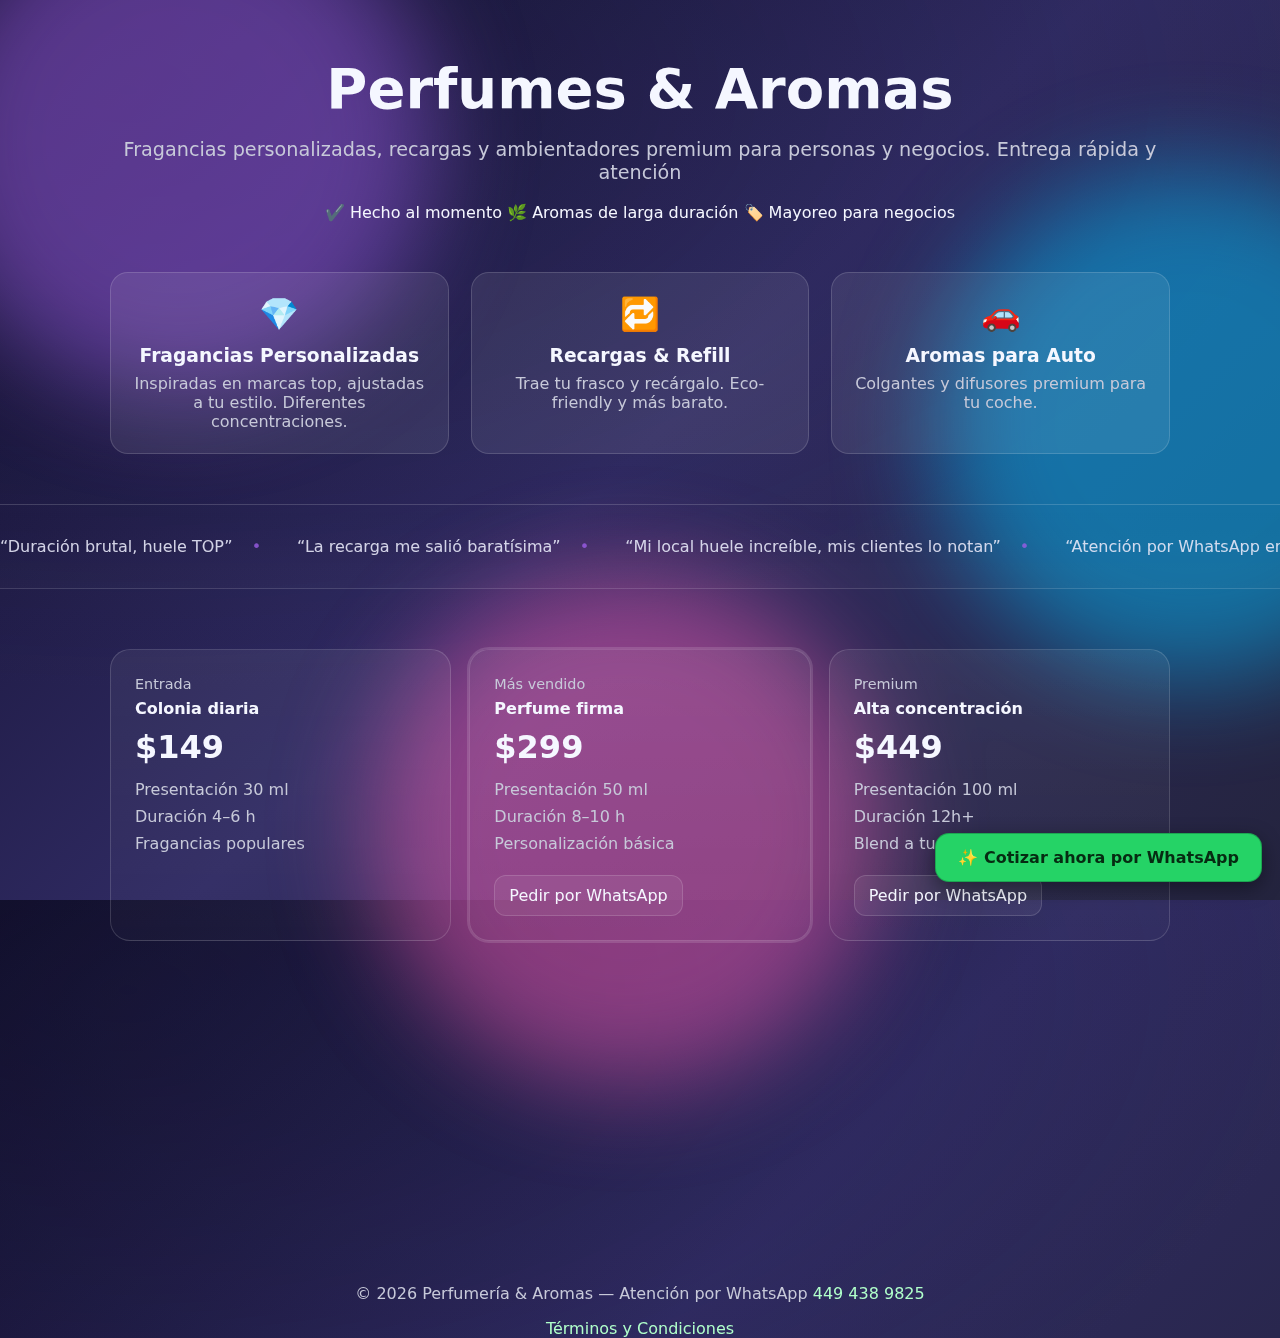
<file: Landing Page.html>
<!DOCTYPE html>
<html lang="es">
<head>
  <meta charset="UTF-8" />
  <meta name="viewport" content="width=device-width, initial-scale=1.0" />
  <title>Perfumes & Aromas | Aromas & Servicios</title>
  <meta name="description" content="Perfumería moderna: fragancias personalizadas, recargas, ambientadores, aromas para auto y negocio. Atención por WhatsApp." />
  <meta name="theme-color" content="#0e0f1a" />
  <style>
    :root{
      --bg1:#0f0c29; --bg2:#302b63; --bg3:#24243e; --accent:#25D366; --light:#f5f7ff; --muted:#c7c9d9;
      --card:rgba(255,255,255,.08); --stroke:rgba(255,255,255,.15);
    }
    *{box-sizing:border-box}
    html,body{height:100%}
    body{
      margin:0; font-family: ui-sans-serif, system-ui, -apple-system, Segoe UI, Roboto, Ubuntu, Cantarell, Noto Sans, "Helvetica Neue", Arial;
      color:var(--light); background: radial-gradient(1200px 600px at 10% 10%,#1b1d3a40,transparent), linear-gradient(135deg,var(--bg1),var(--bg2) 50%,var(--bg3));
      overflow-x:hidden;
    }
    /* Animated blobs background */
    .blobs{position:fixed; inset:-20vmax; z-index:-1; filter: blur(50px); opacity:.5;}
    .blob{position:absolute; width:40vmax; height:40vmax; border-radius:50%; mix-blend-mode:screen; animation: float 18s ease-in-out infinite;}
    .b1{background:#9b5de5; left:10%; top:10%;}
    .b2{background:#00bbf9; right:5%; top:30%; animation-delay: -6s}
    .b3{background:#f15bb5; left:35%; bottom:5%; animation-delay: -12s}
    @keyframes float{0%,100%{transform:translateY(0) translateX(0)} 50%{transform:translateY(-6vmax) translateX(3vmax)}}

    .hero{max-width:1100px; margin:60px auto 30px; padding:0 20px; text-align:center}
    h1{font-size:clamp(2rem,5vw,3.5rem); margin:.2em 0 .3em; line-height:1.05}
    .sub{color:var(--muted); font-size:clamp(1rem,2.2vw,1.2rem)}

    .cta{display:inline-flex; align-items:center; gap:10px; margin-top:26px; padding:14px 22px; border-radius:14px; text-decoration:none; font-weight:700; background:var(--accent); color:#062b12; border:1px solid #0b4d2655; position:relative; overflow:hidden;}
    .cta:after{content:""; position:absolute; inset:0; background:linear-gradient(120deg,transparent, #ffffff88, transparent); transform: translateX(-120%);}
    .cta:hover:after{animation:shine 900ms ease}
    .cta:hover{transform:translateY(-1px)}
    @keyframes shine{to{transform:translateX(120%)}}

    /* Grid servicios */
    .grid{
      max-width:1100px;
      margin:50px auto;
      padding:0 20px;
      display:grid;
      gap:22px;
      grid-template-columns: repeat(3,1fr); /* 3 columnas en desktop */
      justify-items:center; /* centra las últimas tarjetas en filas incompletas */
    }
    .card{background:var(--card); border:1px solid var(--stroke); border-radius:18px; padding:22px; transition:.3s; text-align:center; width:100%;}
    .card:hover{transform: translateY(-4px) scale(1.02); box-shadow:0 10px 30px #00000055}
    .icon{font-size:2rem; margin-bottom:12px}
    .card h3{margin:10px 0 8px}
    .card p{margin:0; color:var(--muted)}

    @media(max-width:900px){
      .grid{grid-template-columns: repeat(2,1fr);}
    }
    @media(max-width:600px){
      .grid{grid-template-columns:1fr;}
    }

    /* marquee testimonials */
    .strip{border-top:1px solid var(--stroke); border-bottom:1px solid var(--stroke); background:linear-gradient(0deg, #ffffff05, #ffffff00);}
    .marquee{display:flex; gap:22px; white-space:nowrap; overflow:hidden;}
    .marquee span{display:inline-block; padding:16px 0; color:#e6e7f7; opacity:.9}
    .marquee .dot{color:#9b5de5; margin:0 14px}
    @keyframes scrollx{0%{transform:translateX(0)}100%{transform:translateX(-50%)}}
    .track{display:flex; gap:22px; animation:scrollx 22s linear infinite}

    /* pricing */
    .pricing{max-width:1100px; margin:60px auto; padding:0 20px; display:grid; gap:18px; grid-template-columns:repeat(auto-fit,minmax(260px,1fr))}
    .price{background:linear-gradient(180deg, #ffffff10, #ffffff05); border:1px solid var(--stroke); border-radius:20px; padding:24px}
    .price h4{margin:6px 0}
    .price .tag{font-size:.9rem; color:var(--muted)}
    .price .amount{font-size:2rem; font-weight:800; margin:10px 0}
    .price ul{list-style:none; padding:0; margin:14px 0 0; color:var(--muted)}
    .price li{margin:8px 0}
    .price .btn{display:inline-block; margin-top:14px; background:#ffffff10; border:1px solid var(--stroke); color:var(--light); padding:10px 14px; border-radius:12px; text-decoration:none}
    .price:hover{transform: translateY(-3px)}

    /* FAQ */
    .faq{max-width:900px; margin:60px auto; padding:0 20px}
    details{background:var(--card); border:1px solid var(--stroke); border-radius:14px; padding:16px 18px; margin:12px 0}
    summary{cursor:pointer; font-weight:700}
    details p{color:var(--muted); margin:10px 0 0}

    footer{max-width:1100px; margin:60px auto 40px; padding:0 20px; color:var(--muted); text-align:center}
    footer a{color:#b0ffca; text-decoration:none;}

    .reveal{opacity:0; transform:translateY(14px); transition: .6s cubic-bezier(.2,.7,.2,1)}
    .reveal.on{opacity:1; transform:translateY(0)}

    .cta-fixed{
      position:fixed;
      right:18px;
      bottom:18px;
      z-index:100;
      box-shadow:0 6px 20px #00000066;
    }
    @media (max-width: 640px){
      .cta-fixed{
        left:14px;
        right:14px;
        bottom:18px;
        justify-content:center;
        width:auto;
        display:flex;
        text-align:center;
        border-radius:14px;
      }
    }
  </style>
</head>
<body>
  <!-- animated blobs background -->
  <div class="blobs" aria-hidden="true">
    <div class="blob b1"></div>
    <div class="blob b2"></div>
    <div class="blob b3"></div>
  </div>

  <section class="hero">
    <h1 class="reveal">Perfumes & Aromas</h1>
    <p class="sub reveal">Fragancias personalizadas, recargas y ambientadores premium para personas y negocios. Entrega rápida y atención</p>
    <div class="badges reveal">
      <span class="pill">✔️ Hecho al momento</span>
      <span class="pill">🌿 Aromas de larga duración</span>
      <span class="pill">🏷️ Mayoreo para negocios</span>
    </div>
  </section>

  <!-- Servicios -->
  <section id="servicios" class="grid">
    <article class="card reveal">
      <div class="icon">💎</div>
      <h3>Fragancias Personalizadas</h3>
      <p>Inspiradas en marcas top, ajustadas a tu estilo. Diferentes concentraciones.</p>
    </article>
    <article class="card reveal">
      <div class="icon">🔁</div>
      <h3>Recargas & Refill</h3>
      <p>Trae tu frasco y recárgalo. Eco-friendly y más barato.</p>
    </article>
    <article class="card reveal">
      <div class="icon">🚗</div>
      <h3>Aromas para Auto</h3>
      <p>Colgantes y difusores premium para tu coche.</p>
    </article>
  </section>

  <!-- Carrusel de reseñas -->
  <div class="strip">
    <div class="marquee" aria-hidden="true">
      <div class="track">
        <span>“Duración brutal, huele TOP” <span class="dot">•</span></span>
        <span>“La recarga me salió baratísima” <span class="dot">•</span></span>
        <span>“Mi local huele increíble, mis clientes lo notan” <span class="dot">•</span></span>
        <span>“Atención por WhatsApp en minutos” <span class="dot">•</span></span>
      </div>
    </div>
  </div>

  <!-- Precios -->
  <section id="precios" class="pricing">
    <div class="price reveal">
      <span class="tag">Entrada</span>
      <h4>Colonia diaria</h4>
      <div class="amount">$149</div>
      <ul>
        <li>Presentación 30 ml</li>
        <li>Duración 4–6 h</li>
        <li>Fragancias populares</li>
      </ul>
    </div>
    <div class="price reveal" style="outline:2px solid #ffffff22">
      <span class="tag">Más vendido</span>
      <h4>Perfume firma</h4>
      <div class="amount">$299</div>
      <ul>
        <li>Presentación 50 ml</li>
        <li>Duración 8–10 h</li>
        <li>Personalización básica</li>
      </ul>
      <a class="btn" target="_blank" rel="noopener" href="https://wa.me/524494389825?text=Voy%20por%20el%20perfume%20de%2050ml%20%24299">Pedir por WhatsApp</a>
    </div>
    <div class="price reveal">
      <span class="tag">Premium</span>
      <h4>Alta concentración</h4>
      <div class="amount">$449</div>
      <ul>
        <li>Presentación 100 ml</li>
        <li>Duración 12h+</li>
        <li>Blend a tu medida</li>
      </ul>
      <a class="btn" target="_blank" rel="noopener" href="https://wa.me/524494389825?text=Quiero%20el%20premium%20de%20100ml%20%24449">Pedir por WhatsApp</a>
    </div>
  </section>

  <!-- FAQ -->
  <section id="faq" class="faq">
    <h2 class="reveal" style="text-align:center; margin-bottom:10px">FAQ</h2>
    <details class="reveal"><summary>¿Las fragancias son inspiradas en marcas?</summary><p>Sí, trabajamos inspiraciones con excelente desempeño. No vendemos originales de diseñador.</p></details>
    <details class="reveal"><summary>¿Hacen envíos?</summary><p>Local y foráneo con costo adicional. Cotizamos por WhatsApp.</p></details>
    <details class="reveal"><summary>¿Puedo llevar mi frasco para recarga?</summary><p>Claro. Verificamos limpieza y compatibilidad del atomizador.</p></details>
  </section>

  <!-- Footer -->
  <footer>
    <p>© <span id="year"></span> Perfumería & Aromas — Atención por WhatsApp <a href="https://wa.me/524494389825">449 438 9825</a></p>
    <p><a href="#">Términos y Condiciones</a></p>
  </footer>

  <!-- Botón fijo -->
  <a class="cta cta-fixed"
     href="https://wa.me/524494389825?text=Hola%2C%20me%20interesa%20una%20fragancia%20personalizada"
     target="_blank" rel="noopener" aria-label="Cotizar ahora por WhatsApp">
     ✨ Cotizar ahora por WhatsApp
  </a>

  <script>
    document.getElementById('year').textContent = new Date().getFullYear();
    const obs = new IntersectionObserver((entries)=>{
      entries.forEach(e=>{ if(e.isIntersecting){ e.target.classList.add('on'); obs.unobserve(e.target);} })
    },{threshold:.16});
    document.querySelectorAll('.reveal').forEach(el=>obs.observe(el));
    const track=document.querySelector('.track');
    if(track){ track.innerHTML += track.innerHTML; }
  </script>
</body>
</html>
</file>
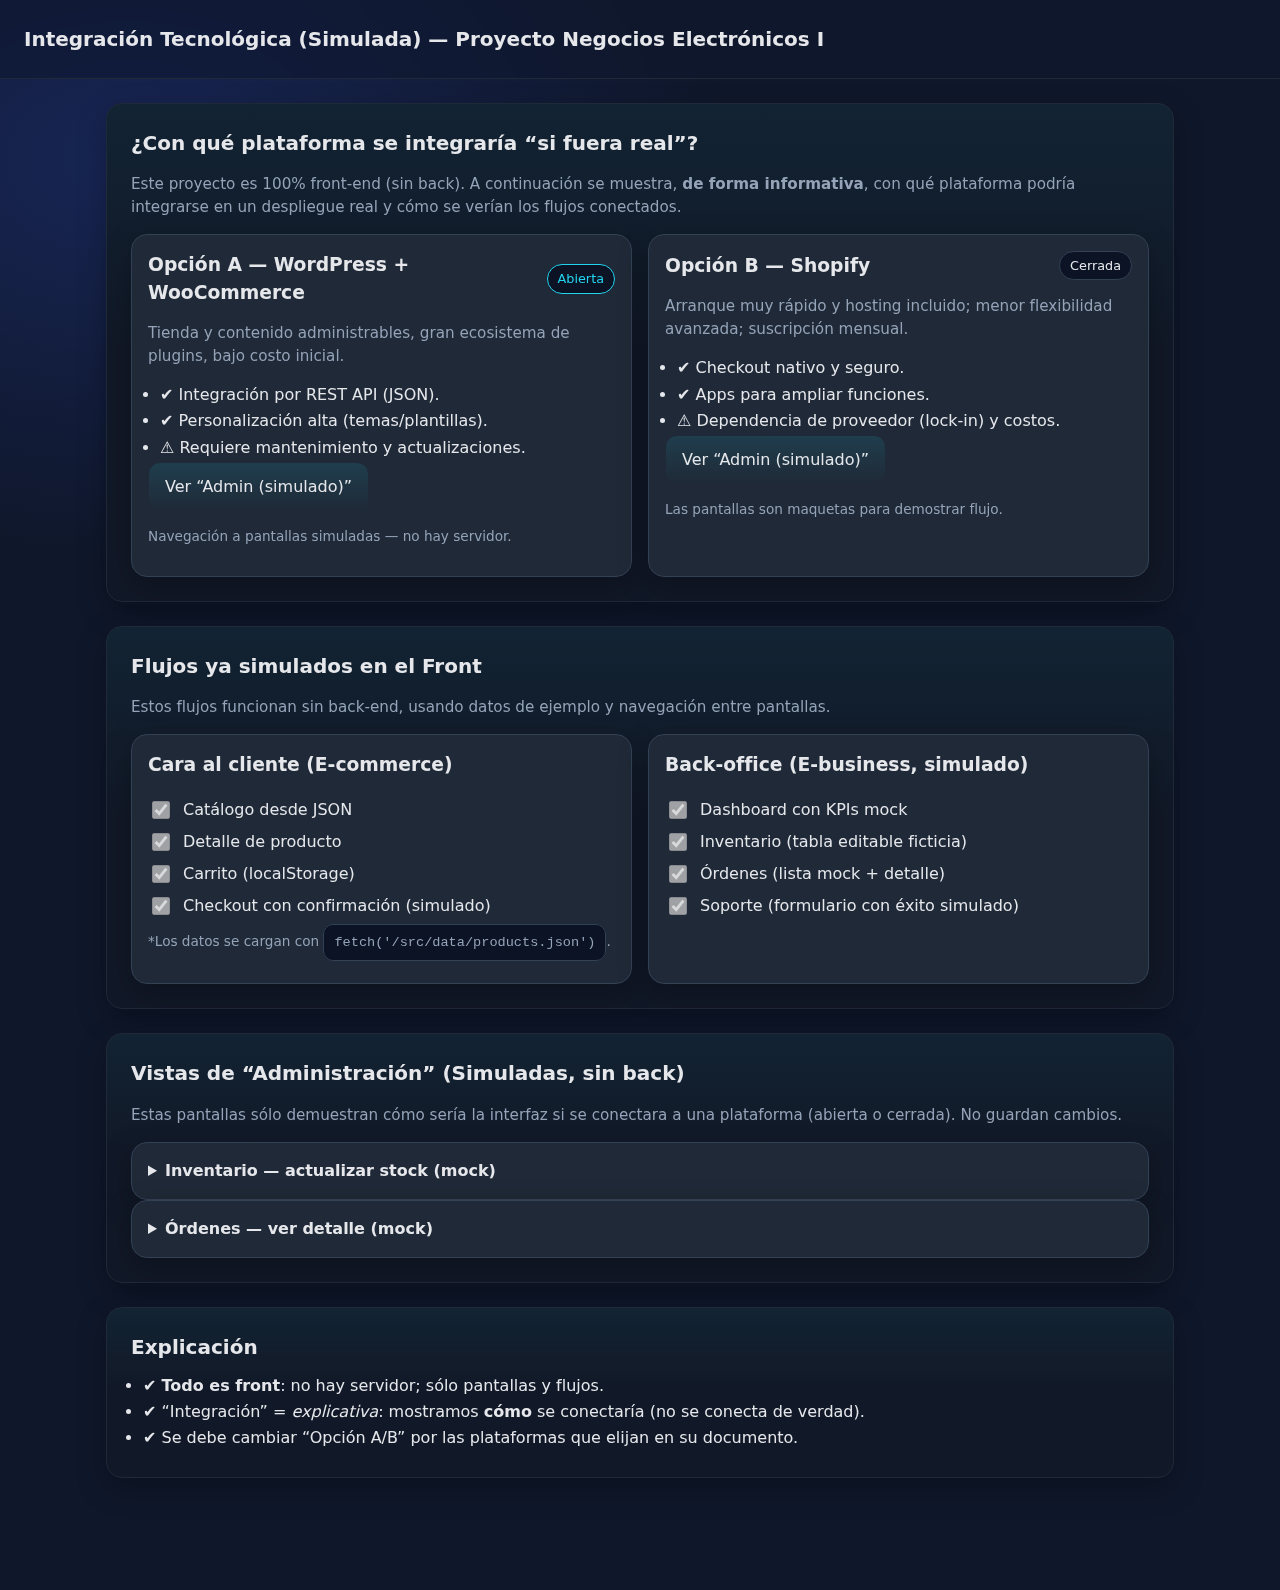
<file: Scaffold/tecnologias.html>
<!doctype html>
<html lang="es">
<head>
  <meta charset="utf-8" />
  <meta name="viewport" content="width=device-width, initial-scale=1" />
  <title>Integración Tecnológica (Simulada) — Proyecto NE I</title>
  <style>
    :root{
      --bg:#0f172a;          /* gris-azul oscuro */
      --panel:#111827;       /* panel oscuro */
      --card:#1f2937;        /* tarjeta */
      --muted:#94a3b8;       /* texto secundario */
      --text:#e5e7eb;        /* texto principal */
      --primary:#22d3ee;     /* acento */
      --ok:#10b981;          /* verde */
      --warn:#f59e0b;        /* amarillo */
      --danger:#ef4444;      /* rojo */
      --radius:16px;
      --gap:16px;
      --shadow:0 10px 30px rgba(0,0,0,.25);
    }
    *{box-sizing:border-box}
    body{
      margin:0; font-family: system-ui, -apple-system, Segoe UI, Roboto, Ubuntu, Cantarell, "Helvetica Neue", Arial, "Noto Sans", "Apple Color Emoji", "Segoe UI Emoji";
      background: radial-gradient(1200px 800px at 10% 10%, #172554 0%, var(--bg) 50%);
      color:var(--text); line-height:1.5;
    }
    header{
      padding:24px; border-bottom:1px solid #1f2937; background:rgba(17,24,39,.6); backdrop-filter:saturate(140%) blur(6px);
      position:sticky; top:0; z-index:10;
    }
    header h1{margin:0; font-size:1.25rem}
    main{max-width:1100px; margin:24px auto; padding:0 16px 64px}
    .section{
      background: linear-gradient(180deg, rgba(34,211,238,.06), rgba(34,211,238,0) 50%), var(--panel);
      border:1px solid #1f2937; border-radius:var(--radius); padding:24px; box-shadow:var(--shadow); margin-bottom:24px;
    }
    .section h2{margin:0 0 12px; font-size:1.25rem}
    .muted{color:var(--muted); font-size:.95rem}
    .grid{display:grid; gap:var(--gap)}
    @media (min-width: 780px){ .grid.cols-2{grid-template-columns:1fr 1fr} }
    .card{
      background: var(--card); border:1px solid #334155; border-radius:var(--radius);
      padding:16px; box-shadow: var(--shadow);
    }
    .badge{display:inline-block; padding:4px 10px; border-radius:999px; font-size:.8rem; background:#0b1324; border:1px solid #334155}
    .badge.primary{border-color:var(--primary); color:var(--primary)}
    .list{margin:.25rem 0 0 .75rem; padding:0}
    .list li{margin:.15rem 0}
    .cta{
      display:inline-flex; align-items:center; gap:8px; padding:12px 16px; border-radius:12px; text-decoration:none;
      border:1px solid #1f2937; background:linear-gradient(180deg, rgba(34,211,238,.12), rgba(34,211,238,0));
      color:var(--text); transition:transform .06s ease, box-shadow .2s ease;
    }
    .cta:hover{transform:translateY(-1px); box-shadow:0 8px 20px rgba(34,211,238,.15)}
    .ok{color:var(--ok)} .warn{color:var(--warn)} .danger{color:var(--danger)}
    details{border:1px solid #334155; border-radius:12px; background:#0b1324; padding:12px}
    summary{cursor:pointer; font-weight:600}
    .kpis{display:grid; gap:12px; margin-top:12px}
    @media (min-width:680px){ .kpis{grid-template-columns:repeat(4,1fr)} }
    .kpi{background:#0f172a; border:1px solid #1f2937; border-radius:12px; padding:12px; text-align:center}
    .kpi .n{font-size:1.25rem; font-weight:700}
    .pill{display:inline-flex; align-items:center; gap:6px; padding:6px 10px; border-radius:999px; border:1px solid #334155; background:#0b1324; font-size:.85rem}
    .checklist{display:grid; gap:8px; margin-top:8px}
    .row{display:flex; align-items:center; gap:10px}
    input[type="checkbox"]{width:18px; height:18px; accent-color: var(--primary)}
    .footnote{font-size:.85rem; color:#94a3b8}
    .code{font-family: ui-monospace, SFMono-Regular, Menlo, Monaco, Consolas, "Liberation Mono", monospace; background:#0b1324; border:1px solid #334155; border-radius:10px; padding:10px}
  </style>
</head>
<body>
  <header>
    <h1>Integración Tecnológica (Simulada) — Proyecto Negocios Electrónicos I</h1>
  </header>

  <main>
    
    <section class="section" aria-labelledby="plataformas">
      <h2 id="plataformas">¿Con qué plataforma se integraría “si fuera real”?</h2>
      <p class="muted">Este proyecto es 100% front-end (sin back). A continuación se muestra, <strong>de forma informativa</strong>, con qué plataforma podría integrarse en un despliegue real y cómo se verían los flujos conectados.</p>

      <div class="grid cols-2" role="list">
        <!-- Opción abierta -->
        <article class="card" role="listitem" aria-label="Plataforma abierta">
          <div style="display:flex; justify-content:space-between; align-items:center; gap:8px;">
            <h3 style="margin:0;">Opción A — WordPress + WooCommerce</h3>
            <span class="badge primary">Abierta</span>
          </div>
          <p class="muted">Tienda y contenido administrables, gran ecosistema de plugins, bajo costo inicial.</p>
          <ul class="list">
            <li>✔ Integración por REST API (JSON).</li>
            <li>✔ Personalización alta (temas/plantillas).</li>
            <li>⚠ Requiere mantenimiento y actualizaciones.</li>
          </ul>
          <a class="cta" href="#demo-admin" aria-describedby="nota1">Ver “Admin (simulado)”</a>
          <p id="nota1" class="footnote">Navegación a pantallas simuladas — no hay servidor.</p>
        </article>

        <!-- Opción cerrada -->
        <article class="card" role="listitem" aria-label="Plataforma cerrada">
          <div style="display:flex; justify-content:space-between; align-items:center; gap:8px;">
            <h3 style="margin:0;">Opción B — Shopify</h3>
            <span class="badge">Cerrada</span>
          </div>
          <p class="muted">Arranque muy rápido y hosting incluido; menor flexibilidad avanzada; suscripción mensual.</p>
          <ul class="list">
            <li>✔ Checkout nativo y seguro.</li>
            <li>✔ Apps para ampliar funciones.</li>
            <li>⚠ Dependencia de proveedor (lock-in) y costos.</li>
          </ul>
          <a class="cta" href="#demo-admin" aria-describedby="nota2">Ver “Admin (simulado)”</a>
          <p id="nota2" class="footnote">Las pantallas son maquetas para demostrar flujo.</p>
        </article>
      </div>
    </section>

    <section class="section" aria-labelledby="flujos">
      <h2 id="flujos">Flujos ya simulados en el Front</h2>
      <p class="muted">Estos flujos funcionan sin back-end, usando datos de ejemplo y navegación entre pantallas.</p>

      <div class="grid cols-2">
        <div class="card">
          <h3 style="margin-top:0;">Cara al cliente (E-commerce)</h3>
          <div class="checklist">
            <label class="row"><input type="checkbox" checked disabled> Catálogo desde JSON</label>
            <label class="row"><input type="checkbox" checked disabled> Detalle de producto</label>
            <label class="row"><input type="checkbox" checked disabled> Carrito (localStorage)</label>
            <label class="row"><input type="checkbox" checked disabled> Checkout con confirmación (simulado)</label>
          </div>
          <p class="footnote">*Los datos se cargan con <span class="code">fetch('/src/data/products.json')</span>.</p>
        </div>

        <div class="card">
          <h3 style="margin-top:0;">Back-office (E-business, simulado)</h3>
          <div class="checklist">
            <label class="row"><input type="checkbox" checked disabled> Dashboard con KPIs mock</label>
            <label class="row"><input type="checkbox" checked disabled> Inventario (tabla editable ficticia)</label>
            <label class="row"><input type="checkbox" checked disabled> Órdenes (lista mock + detalle)</label>
            <label class="row"><input type="checkbox" checked disabled> Soporte (formulario con éxito simulado)</label>
          </div>
        </div>
      </div>
    </section>

  
    <section id="demo-admin" class="section" aria-labelledby="admin">
      <h2 id="admin">Vistas de “Administración” (Simuladas, sin back)</h2>
      <p class="muted">Estas pantallas sólo demuestran cómo sería la interfaz si se conectara a una plataforma (abierta o cerrada). No guardan cambios.</p>

      <details class="card">
        <summary>Inventario — actualizar stock (mock)</summary>
        <div style="margin-top:12px;">
          <div class="kpis">
            <div class="kpi"><div class="n">126</div><div class="muted">SKUs</div></div>
            <div class="kpi"><div class="n">23</div><div class="muted">Bajo stock</div></div>
            <div class="kpi"><div class="n ok">+8%</div><div class="muted">Rotación</div></div>
            <div class="kpi"><div class="n warn">7</div><div class="muted">Alertas</div></div>
          </div>
          <p class="muted">Tabla (mock):</p>
          <div class="code" role="table" aria-label="Tabla de inventario simulada">
            <div>SKU-001 | Camiseta NE | Stock: 12 <span class="pill"><span>Actualizar</span></span></div>
            <div>SKU-002 | Taza Logo | Stock: 5  <span class="pill"><span>Actualizar</span></span></div>
            <div>SKU-003 | Hoodie | Stock: 0  <span class="pill danger">Reabastecer</span></div>
          </div>
          <p class="footnote">Acciones muestran un modal/alerta falsa de confirmación (no persiste).</p>
        </div>
      </details>

      <details class="card">
        <summary>Órdenes — ver detalle (mock)</summary>
        <div style="margin-top:12px;">
          <div class="code" role="list">
            <div role="listitem">ORD-9842 — <strong>$1,299</strong> — 2 artículos — <span class="ok">Pagada</span> — <span class="pill">Ver detalle</span></div>
            <div role="listitem">ORD-9843 — <strong>$299</strong> — 1 artículo — <span class="warn">Pendiente</span> — <span class="pill">Ver detalle</span></div>
          </div>
          <p class="footnote">En un despliegue real, esto vendría de la API de la plataforma elegida.</p>
        </div>
      </details>
    </section>

    <section class="section">
      <h2>Explicación</h2>
      <ul class="list">
        <li>✔ <strong>Todo es front</strong>: no hay servidor; sólo pantallas y flujos.</li>
        <li>✔ “Integración” = <em>explicativa</em>: mostramos <strong>cómo</strong> se conectaría (no se conecta de verdad).</li>
        <li>✔ Se debe cambiar “Opción A/B” por las plataformas que elijan en su documento.</li>
      </ul>
    </section>
  </main>
</body>
</html>
</file>
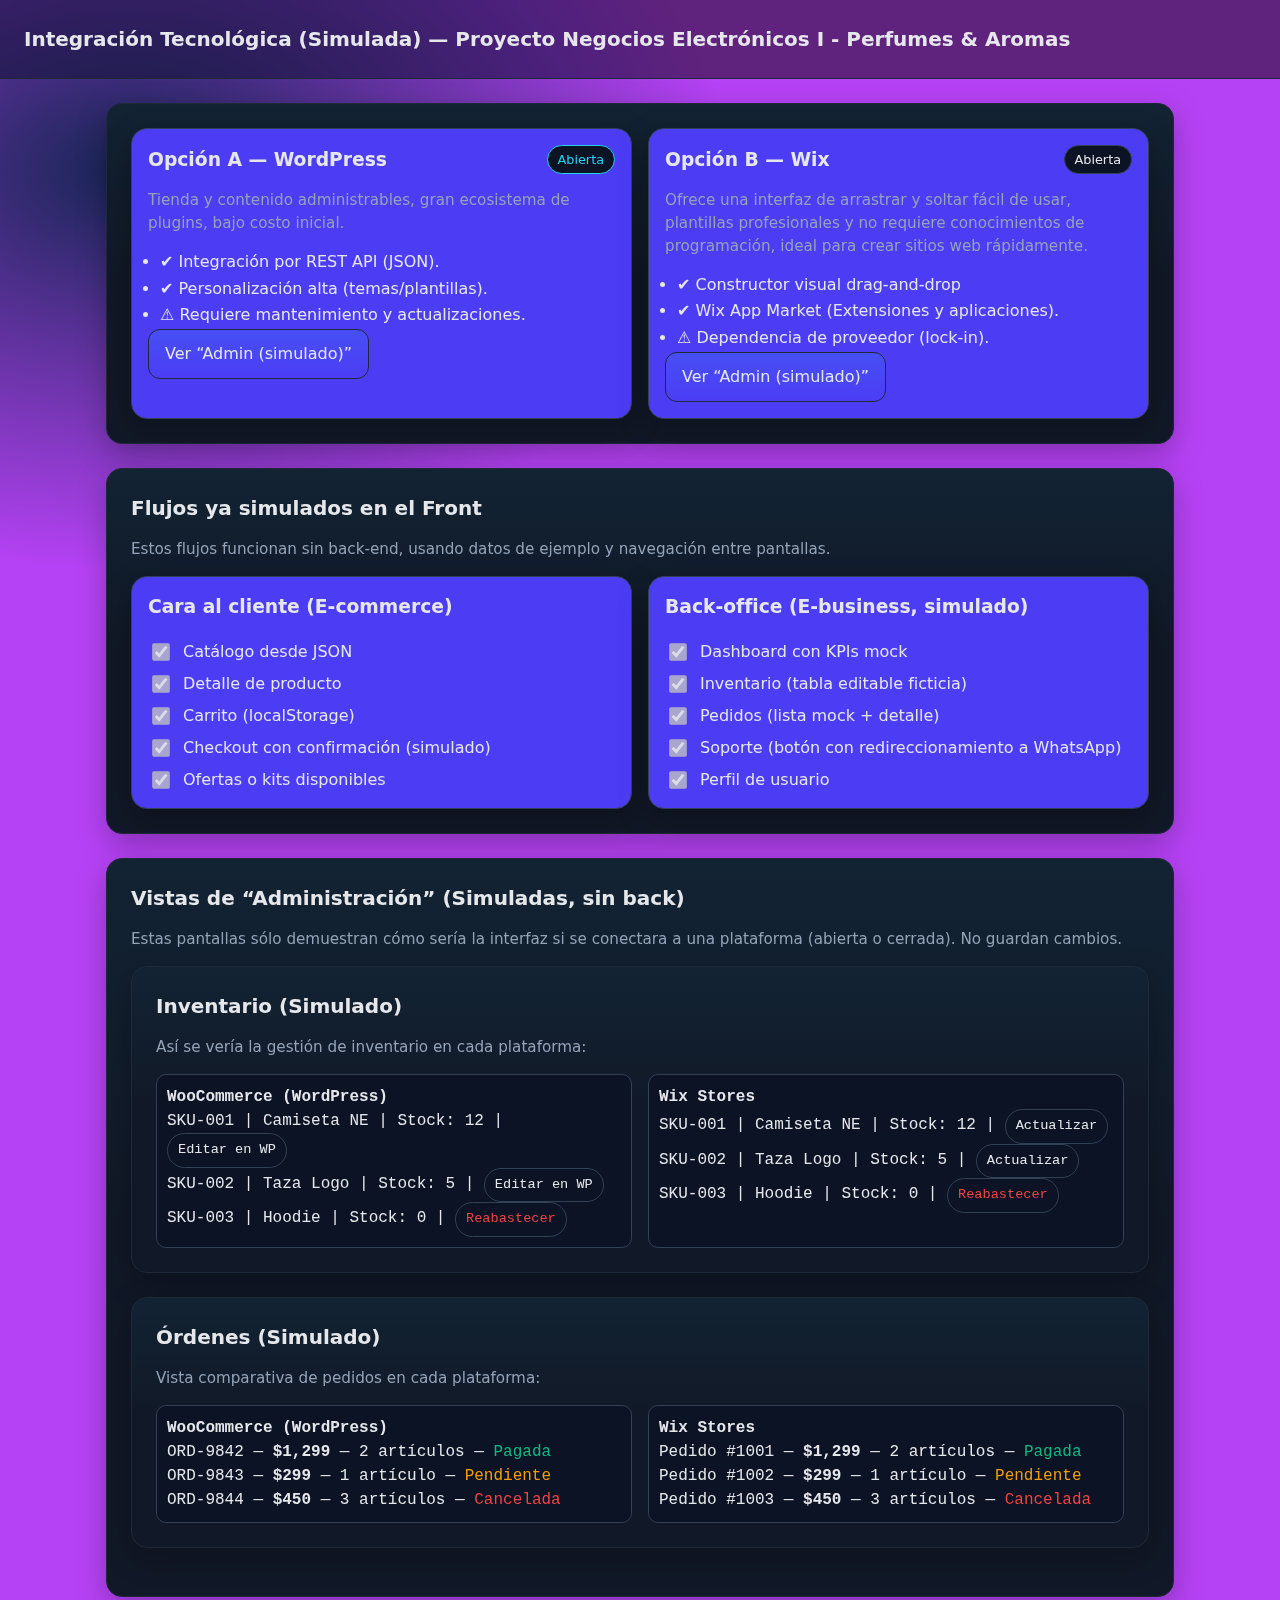
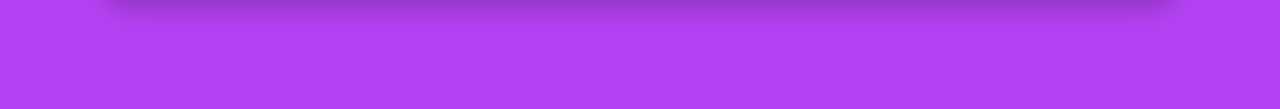
<file: Scaffold/views/tecnologias.html>
<!doctype html>
<html lang="es">
<head>
  <meta charset="utf-8" />
  <meta name="viewport" content="width=device-width, initial-scale=1" />
  <title>Integración Tecnológica (Simulada) — Proyecto NE I - Perfumes & Aromas</title>
  <style>
      :root {
          --bg: #b642f5; /* gris-azul oscuro */
          --panel: #111827; /* panel oscuro */
          --card: #4c3df5; /* tarjeta */
          --muted: #94a3b8; /* texto secundario */
          --text: #e5e7eb; /* texto principal */
          --primary: #22d3ee; /* acento */
          --ok: #10b981; /* verde */
          --warn: #f59e0b; /* amarillo */
          --danger: #ef4444; /* rojo */
          --radius: 16px;
          --gap: 16px;
          --shadow: 0 10px 30px rgba(0,0,0,.25);
      }
    *{box-sizing:border-box}
    body{
      margin:0; font-family: system-ui, -apple-system, Segoe UI, Roboto, Ubuntu, Cantarell, "Helvetica Neue", Arial, "Noto Sans", "Apple Color Emoji", "Segoe UI Emoji";
      background: radial-gradient(1200px 800px at 10% 10%, #172554 0%, var(--bg) 50%);
      color:var(--text); line-height:1.5;
    }
    header{
      padding:24px; border-bottom:1px solid #1f2937; background:rgba(17,24,39,.6); backdrop-filter:saturate(140%) blur(6px);
      position:sticky; top:0; z-index:10;
    }
    header h1{margin:0; font-size:1.25rem}
    main{max-width:1100px; margin:24px auto; padding:0 16px 64px}
    .section{
      background: linear-gradient(180deg, rgba(34,211,238,.06), rgba(34,211,238,0) 50%), var(--panel);
      border:1px solid #1f2937; border-radius:var(--radius); padding:24px; box-shadow:var(--shadow); margin-bottom:24px;
    }
    .section h2{margin:0 0 12px; font-size:1.25rem}
    .muted{color:var(--muted); font-size:.95rem}
    .grid{display:grid; gap:var(--gap)}
    @media (min-width: 780px){ .grid.cols-2{grid-template-columns:1fr 1fr} }
    .card{
      background: var(--card); border:1px solid #334155; border-radius:var(--radius);
      padding:16px; box-shadow: var(--shadow);
    }
    .badge{display:inline-block; padding:4px 10px; border-radius:999px; font-size:.8rem; background:#0b1324; border:1px solid #334155}
    .badge.primary{border-color:var(--primary); color:var(--primary)}
    .list{margin:.25rem 0 0 .75rem; padding:0}
    .list li{margin:.15rem 0}
    .cta{
      display:inline-flex; align-items:center; gap:8px; padding:12px 16px; border-radius:12px; text-decoration:none;
      border:1px solid #1f2937; background:linear-gradient(180deg, rgba(34,211,238,.12), rgba(34,211,238,0));
      color:var(--text); transition:transform .06s ease, box-shadow .2s ease;
    }
    .cta:hover{transform:translateY(-1px); box-shadow:0 8px 20px rgba(34,211,238,.15)}
    .ok{color:var(--ok)} .warn{color:var(--warn)} .danger{color:var(--danger)}
    details{border:1px solid #334155; border-radius:12px; background:#0b1324; padding:12px}
    summary{cursor:pointer; font-weight:600}
    .kpis{display:grid; gap:12px; margin-top:12px}
    @media (min-width:680px){ .kpis{grid-template-columns:repeat(4,1fr)} }
    .kpi{background:#0f172a; border:1px solid #1f2937; border-radius:12px; padding:12px; text-align:center}
    .kpi .n{font-size:1.25rem; font-weight:700}
    .pill{display:inline-flex; align-items:center; gap:6px; padding:6px 10px; border-radius:999px; border:1px solid #334155; background:#0b1324; font-size:.85rem}
    .checklist{display:grid; gap:8px; margin-top:8px}
    .row{display:flex; align-items:center; gap:10px}
    input[type="checkbox"]{width:18px; height:18px; accent-color: var(--primary)}
    .footnote{font-size:.85rem; color:#94a3b8}
    .code{font-family: ui-monospace, SFMono-Regular, Menlo, Monaco, Consolas, "Liberation Mono", monospace; background:#0b1324; border:1px solid #334155; border-radius:10px; padding:10px}
  </style>
</head>
<body>
  <header>
      <h1>Integración Tecnológica (Simulada) — Proyecto Negocios Electrónicos I - Perfumes & Aromas</h1>
  </header>

  <main>
    
    <section class="section" aria-labelledby="plataformas">
      <div class="grid cols-2" role="list">
        <!-- Opción abierta A -->
        <article class="card" role="listitem" aria-label="Plataforma abierta">
          <div style="display:flex; justify-content:space-between; align-items:center; gap:8px;">
            <h3 style="margin:0;">Opción A — WordPress</h3>
            <span class="badge primary">Abierta</span>
          </div>
          <p class="muted">Tienda y contenido administrables, gran ecosistema de plugins, bajo costo inicial.</p>
          <ul class="list">
            <li>✔ Integración por REST API (JSON).</li>
            <li>✔ Personalización alta (temas/plantillas).</li>
            <li>⚠ Requiere mantenimiento y actualizaciones.</li>
          </ul>
          <a class="cta" href="#demo-admin" aria-describedby="nota1">Ver “Admin (simulado)”</a>
        </article>

        <!-- Opción abierta B -->
        <article class="card" role="listitem" aria-label="Plataforma abierta">
          <div style="display:flex; justify-content:space-between; align-items:center; gap:8px;">
            <h3 style="margin:0;">Opción B — Wix</h3>
            <span class="badge">Abierta</span>
          </div>
          <p class="muted">Ofrece una interfaz de arrastrar y soltar fácil de usar, plantillas profesionales y no requiere conocimientos de programación, ideal para crear sitios web rápidamente.</p>
          <ul class="list">
            <li>✔ Constructor visual drag-and-drop</li>
            <li>✔ Wix App Market (Extensiones y aplicaciones).</li>
            <li>⚠ Dependencia de proveedor (lock-in).</li>
          </ul>
          <a class="cta" href="#demo-admin" aria-describedby="nota2">Ver “Admin (simulado)”</a>
        </article>
      </div>
    </section>

    <section class="section" aria-labelledby="flujos">
      <h2 id="flujos">Flujos ya simulados en el Front</h2>
      <p class="muted">Estos flujos funcionan sin back-end, usando datos de ejemplo y navegación entre pantallas.</p>

      <div class="grid cols-2">
        <div class="card">
          <h3 style="margin-top:0;">Cara al cliente (E-commerce)</h3>
          <div class="checklist">
              <label class="row"><input type="checkbox" checked disabled> Catálogo desde JSON</label>
              <label class="row"><input type="checkbox" checked disabled> Detalle de producto</label>
              <label class="row"><input type="checkbox" checked disabled> Carrito (localStorage)</label>
              <label class="row"><input type="checkbox" checked disabled> Checkout con confirmación (simulado)</label>
              <label class="row"><input type="checkbox" checked disabled> Ofertas o kits disponibles</label>
          </div>
        </div>

        <div class="card">
          <h3 style="margin-top:0;">Back-office (E-business, simulado)</h3>
          <div class="checklist">
              <label class="row"><input type="checkbox" checked disabled> Dashboard con KPIs mock</label>
              <label class="row"><input type="checkbox" checked disabled> Inventario (tabla editable ficticia)</label>
              <label class="row"><input type="checkbox" checked disabled> Pedidos (lista mock + detalle)</label>
              <label class="row"><input type="checkbox" checked disabled> Soporte (botón con redireccionamiento a WhatsApp)</label>
              <label class="row"><input type="checkbox" checked disabled> Perfil de usuario</label>
          </div>
        </div>
      </div>
    </section>

  
    <section id="demo-admin" class="section" aria-labelledby="admin">
        <h2 id="admin">Vistas de “Administración” (Simuladas, sin back)</h2>
        <p class="muted">Estas pantallas sólo demuestran cómo sería la interfaz si se conectara a una plataforma (abierta o cerrada). No guardan cambios.</p>
        <!-- Inventario -->
        <section class="section">
            <h2>Inventario (Simulado)</h2>
            <p class="muted">Así se vería la gestión de inventario en cada plataforma:</p>

            <div class="grid cols-2">
                <!-- WordPress WooCommerce -->
                <div class="code">
                    <strong>WooCommerce (WordPress)</strong><br>
                    SKU-001 | Camiseta NE | Stock: 12 | <span class="pill">Editar en WP</span><br>
                    SKU-002 | Taza Logo | Stock: 5  | <span class="pill">Editar en WP</span><br>
                    SKU-003 | Hoodie | Stock: 0  | <span class="pill danger">Reabastecer</span>
                </div>

                <!-- Wix Stores -->
                <div class="code">
                    <strong>Wix Stores</strong><br>
                    SKU-001 | Camiseta NE | Stock: 12 | <span class="pill">Actualizar</span><br>
                    SKU-002 | Taza Logo | Stock: 5  | <span class="pill">Actualizar</span><br>
                    SKU-003 | Hoodie | Stock: 0  | <span class="pill danger">Reabastecer</span>
                </div>
            </div>
        </section>

        <!-- Órdenes -->
        <section class="section">
            <h2>Órdenes (Simulado)</h2>
            <p class="muted">Vista comparativa de pedidos en cada plataforma:</p>

            <div class="grid cols-2">
                <!-- WooCommerce -->
                <div class="code">
                    <strong>WooCommerce (WordPress)</strong><br>
                    ORD-9842 — <strong>$1,299</strong> — 2 artículos — <span class="ok">Pagada</span><br>
                    ORD-9843 — <strong>$299</strong> — 1 artículo — <span class="warn">Pendiente</span><br>
                    ORD-9844 — <strong>$450</strong> — 3 artículos — <span class="danger">Cancelada</span>
                </div>

                <!-- Wix -->
                <div class="code">
                    <strong>Wix Stores</strong><br>
                    Pedido #1001 — <strong>$1,299</strong> — 2 artículos — <span class="ok">Pagada</span><br>
                    Pedido #1002 — <strong>$299</strong> — 1 artículo — <span class="warn">Pendiente</span><br>
                    Pedido #1003 — <strong>$450</strong> — 3 artículos — <span class="danger">Cancelada</span>
                </div>
            </div>
        </section>
</main>
</body>
</html>
</file>
